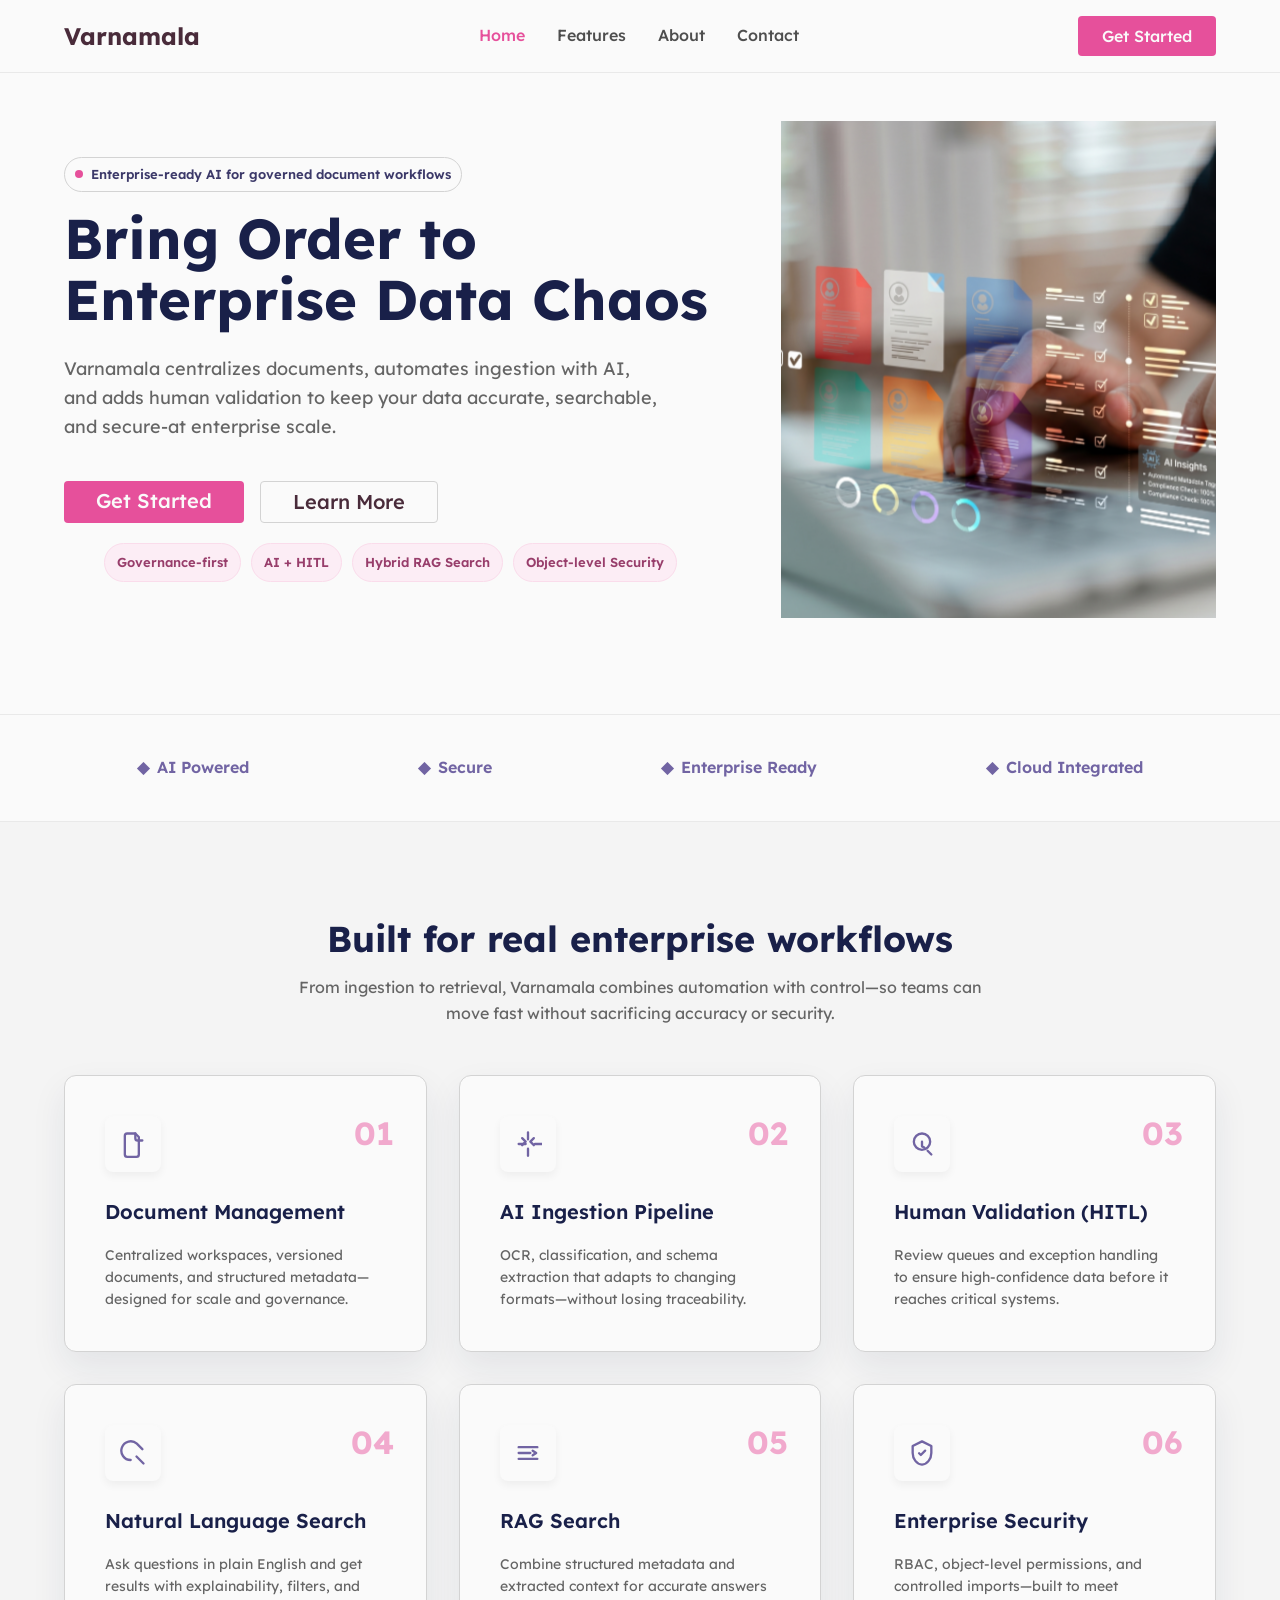
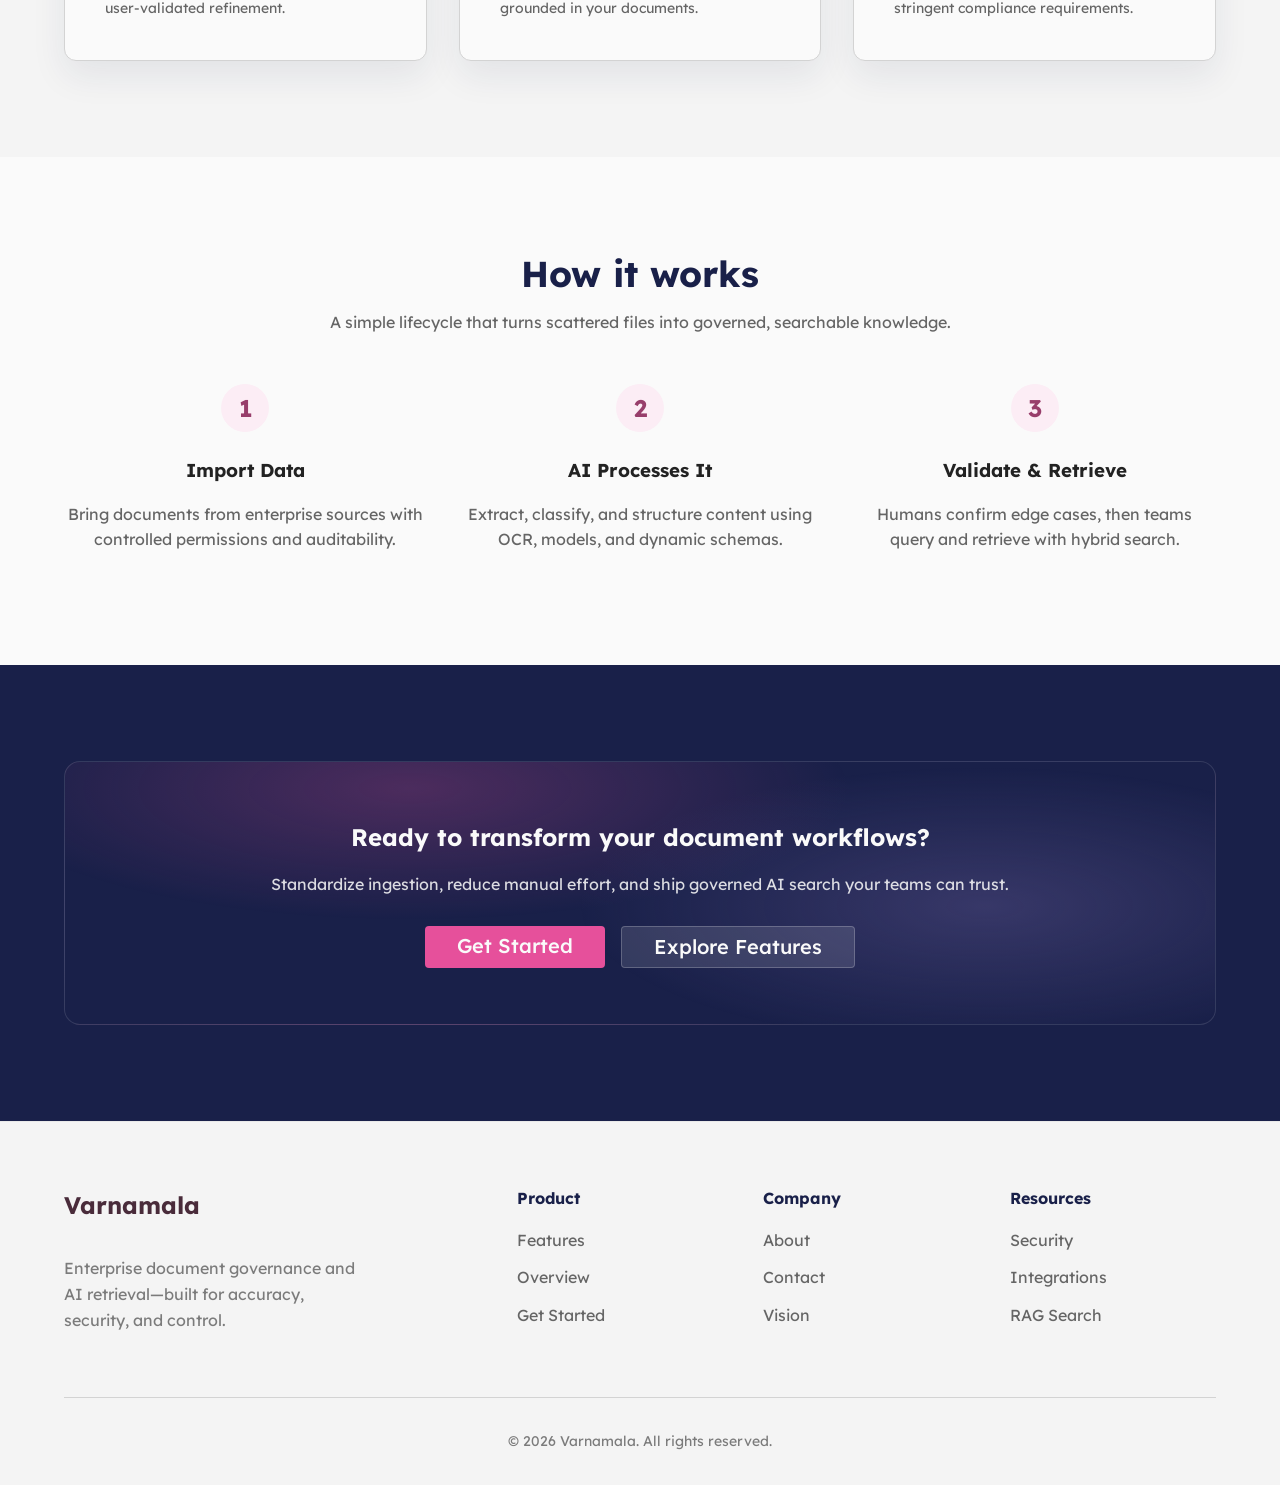
<file: index.html>
<!doctype html>
<html lang="en">
  <head>
    <meta charset="utf-8" />
    <meta name="viewport" content="width=device-width, initial-scale=1" />
    <meta
      name="description"
      content="Varnamala brings order to enterprise data chaos with secure document management, AI ingestion, human validation, and hybrid RAG search."
    />
    <title>Varnamala | Bring Order to Enterprise Data Chaos</title>
    <link rel="stylesheet" href="./styles.css" />
    <!-- Google tag (gtag.js) -->
    <script async src="https://www.googletagmanager.com/gtag/js?id=G-ZVV3M31Y0S"></script>
    <script async src="https://www.googletagmanager.com/gtag/js?id=G-ZVV3M31Y0S"></script>
    <script>
      window.dataLayer = window.dataLayer || [];
      function gtag(){dataLayer.push(arguments);}
      gtag('js', new Date());
      gtag('config', 'G-ZVV3M31Y0S');
    </script>
  </head>
  <body>
    <a class="skip-link" href="#main">Skip to content</a>

    <header class="navbar" role="banner">
      <div class="container">
        <a class="navbar-brand" href="./index.html" aria-label="Varnamala Home">
          Varnamala
        </a>

        <nav class="navbar-nav" aria-label="Primary">
          <a class="active" href="./index.html">Home</a>
          <a href="./features.html">Features</a>
          <a href="./about.html">About</a>
          <a href="./contact.html">Contact</a>
        </nav>

        <a class="btn btn-primary" href="./contact.html">Get Started</a>
      </div>
    </header>

    <main id="main">
      <section class="hero hero-split section-light" aria-label="Hero">
        <div class="container">
          <div class="hero-content">
            <div class="mb-4">
              <span class="eyebrow">
                <span class="eyebrow-dot" aria-hidden="true"></span>
                Enterprise-ready AI for governed document workflows
              </span>
            </div>

            <h1>Bring Order to Enterprise Data Chaos</h1>
            <p>
              Varnamala centralizes documents, automates ingestion with AI, and
              adds human validation to keep your data accurate, searchable, and
              secure-at enterprise scale.
            </p>

            <div class="button-group">
              <a class="btn btn-primary btn-lg" href="./contact.html"
                >Get Started</a
              >
              <a class="btn btn-secondary btn-lg" href="./features.html"
                >Learn More</a
              >
            </div>

            <div class="pill-row" aria-label="Product highlights">
              <span class="pill">Governance-first</span>
              <span class="pill">AI + HITL</span>
              <span class="pill">Hybrid RAG Search</span>
              <span class="pill">Object-level Security</span>
            </div>
          </div>

          <div class="hero-image" aria-hidden="true">
            <img
              src="./images/hero.png"
              alt="Varnamala Hero Image"
              loading="lazy"
            />
          </div>
        </div>
      </section>

      <section class="trust-indicators" aria-label="Trust indicators">
        <div class="container">
          <ul>
            <li>
              <span aria-hidden="true">◆</span>
              AI Powered
            </li>
            <li>
              <span aria-hidden="true">◆</span>
              Secure
            </li>
            <li>
              <span aria-hidden="true">◆</span>
              Enterprise Ready
            </li>
            <li>
              <span aria-hidden="true">◆</span>
              Cloud Integrated
            </li>
          </ul>
        </div>
      </section>

      <section class="section-gray" aria-label="Features overview">
        <div class="container">
          <div class="text-center mb-8">
            <h2 class="section-title">Built for real enterprise workflows</h2>
            <p class="section-subtitle">
              From ingestion to retrieval, Varnamala combines automation with
              control—so teams can move fast without sacrificing accuracy or
              security.
            </p>
          </div>

          <div class="grid-3">
            <article class="card card-light">
              <div class="card-number" aria-hidden="true">01</div>
              <div class="card-icon" aria-hidden="true">
                <svg viewBox="0 0 24 24" fill="none">
                  <path
                    d="M7 3h7l3 3v15a2 2 0 0 1-2 2H7a2 2 0 0 1-2-2V5a2 2 0 0 1 2-2Z"
                    stroke="currentColor"
                    stroke-width="2"
                    stroke-linejoin="round"
                  />
                  <path
                    d="M14 3v4a2 2 0 0 0 2 2h4"
                    stroke="currentColor"
                    stroke-width="2"
                    stroke-linecap="round"
                  />
                </svg>
              </div>
              <h3>Document Management</h3>
              <p>
                Centralized workspaces, versioned documents, and structured
                metadata—designed for scale and governance.
              </p>
            </article>

            <article class="card card-light">
              <div class="card-number" aria-hidden="true">02</div>
              <div class="card-icon" aria-hidden="true">
                <svg viewBox="0 0 24 24" fill="none">
                  <path
                    d="M12 2v6m0 8v6M4 12h6m8 0h6"
                    stroke="currentColor"
                    stroke-width="2"
                    stroke-linecap="round"
                  />
                  <path
                    d="M7 7l3 3-3 3m10-6-3 3 3 3"
                    stroke="currentColor"
                    stroke-width="2"
                    stroke-linecap="round"
                    stroke-linejoin="round"
                  />
                </svg>
              </div>
              <h3>AI Ingestion Pipeline</h3>
              <p>
                OCR, classification, and schema extraction that adapts to
                changing formats—without losing traceability.
              </p>
            </article>

            <article class="card card-light">
              <div class="card-number" aria-hidden="true">03</div>
              <div class="card-icon" aria-hidden="true">
                <svg viewBox="0 0 24 24" fill="none">
                  <path
                    d="M12 3a7 7 0 1 0 0 14 7 7 0 0 0 0-14Z"
                    stroke="currentColor"
                    stroke-width="2"
                  />
                  <path
                    d="M12 10v4l2 1"
                    stroke="currentColor"
                    stroke-width="2"
                    stroke-linecap="round"
                    stroke-linejoin="round"
                  />
                  <path
                    d="M20 21l-3.2-3.2"
                    stroke="currentColor"
                    stroke-width="2"
                    stroke-linecap="round"
                  />
                </svg>
              </div>
              <h3>Human Validation (HITL)</h3>
              <p>
                Review queues and exception handling to ensure high-confidence
                data before it reaches critical systems.
              </p>
            </article>

            <article class="card card-light">
              <div class="card-number" aria-hidden="true">04</div>
              <div class="card-icon" aria-hidden="true">
                <svg viewBox="0 0 24 24" fill="none">
                  <path
                    d="M10 18a8 8 0 1 1 5.3-14l4.7 4.7"
                    stroke="currentColor"
                    stroke-width="2"
                    stroke-linecap="round"
                  />
                  <path
                    d="M21 21l-6-6"
                    stroke="currentColor"
                    stroke-width="2"
                    stroke-linecap="round"
                  />
                </svg>
              </div>
              <h3>Natural Language Search</h3>
              <p>
                Ask questions in plain English and get results with
                explainability, filters, and user-validated refinement.
              </p>
            </article>

            <article class="card card-light">
              <div class="card-number" aria-hidden="true">05</div>
              <div class="card-icon" aria-hidden="true">
                <svg viewBox="0 0 24 24" fill="none">
                  <path
                    d="M4 7h16M4 12h10M4 17h16"
                    stroke="currentColor"
                    stroke-width="2"
                    stroke-linecap="round"
                  />
                  <path
                    d="M16 10l3 2-3 2"
                    stroke="currentColor"
                    stroke-width="2"
                    stroke-linecap="round"
                    stroke-linejoin="round"
                  />
                </svg>
              </div>
              <h3>RAG Search</h3>
              <p>
                Combine structured metadata and extracted context for accurate
                answers grounded in your documents.
              </p>
            </article>

            <article class="card card-light">
              <div class="card-number" aria-hidden="true">06</div>
              <div class="card-icon" aria-hidden="true">
                <svg viewBox="0 0 24 24" fill="none">
                  <path
                    d="M12 2 4 6v6c0 5 3.5 9.7 8 10 4.5-.3 8-5 8-10V6l-8-4Z"
                    stroke="currentColor"
                    stroke-width="2"
                    stroke-linejoin="round"
                  />
                  <path
                    d="M9.5 12.2 11 13.7l3.7-3.7"
                    stroke="currentColor"
                    stroke-width="2"
                    stroke-linecap="round"
                    stroke-linejoin="round"
                  />
                </svg>
              </div>
              <h3>Enterprise Security</h3>
              <p>
                RBAC, object-level permissions, and controlled imports—built to
                meet stringent compliance requirements.
              </p>
            </article>
          </div>
        </div>
      </section>

      <section class="section-light" aria-label="How it works">
        <div class="container">
          <div class="text-center mb-8">
            <h2 class="section-title">How it works</h2>
            <p class="section-subtitle">
              A simple lifecycle that turns scattered files into governed,
              searchable knowledge.
            </p>
          </div>

          <div class="how-it-works-flex">
            <div class="step">
              <div class="step-number">1</div>
              <h3 class="mb-2">Import Data</h3>
              <p class="muted">
                Bring documents from enterprise sources with controlled
                permissions and auditability.
              </p>
            </div>
            <div class="step">
              <div class="step-number">2</div>
              <h3 class="mb-2">AI Processes It</h3>
              <p class="muted">
                Extract, classify, and structure content using OCR, models, and
                dynamic schemas.
              </p>
            </div>
            <div class="step">
              <div class="step-number">3</div>
              <h3 class="mb-2">Validate &amp; Retrieve</h3>
              <p class="muted">
                Humans confirm edge cases, then teams query and retrieve with
                hybrid search.
              </p>
            </div>
          </div>
        </div>
      </section>

      <section class="section-dark" aria-label="Call to action">
        <div class="container">
          <div class="cta-panel text-center">
            <h2 class="mb-4">Ready to transform your document workflows?</h2>
            <p>
              Standardize ingestion, reduce manual effort, and ship governed AI
              search your teams can trust.
            </p>
            <div class="button-group">
              <a class="btn btn-primary btn-lg" href="./contact.html"
                >Get Started</a
              >
              <a class="btn btn-inverted btn-lg" href="./features.html"
                >Explore Features</a
              >
            </div>
          </div>
        </div>
      </section>
    </main>

    <footer role="contentinfo">
      <div class="container">
        <div class="footer-grid">
          <div class="footer-brand">
            <div class="footer-brand-title">
              <h2>Varnamala</h2>
            </div>
            <p>
              Enterprise document governance and AI retrieval—built for accuracy,
              security, and control.
            </p>
          </div>

          <div class="footer-links">
            <h4>Product</h4>
            <ul>
              <li><a href="./features.html">Features</a></li>
              <li><a href="./index.html#main">Overview</a></li>
              <li><a href="./contact.html">Get Started</a></li>
            </ul>
          </div>

          <div class="footer-links">
            <h4>Company</h4>
            <ul>
              <li><a href="./about.html">About</a></li>
              <li><a href="./contact.html">Contact</a></li>
              <li><a href="./about.html#vision">Vision</a></li>
            </ul>
          </div>

          <div class="footer-links">
            <h4>Resources</h4>
            <ul>
              <li><a href="./features.html#security">Security</a></li>
              <li><a href="./features.html#integrations">Integrations</a></li>
              <li><a href="./features.html#rag">RAG Search</a></li>
            </ul>
          </div>
        </div>

        <div class="footer-bottom">
          © <span>2026</span> Varnamala. All rights reserved.
        </div>
      </div>
    </footer>
  </body>
</html>
</file>
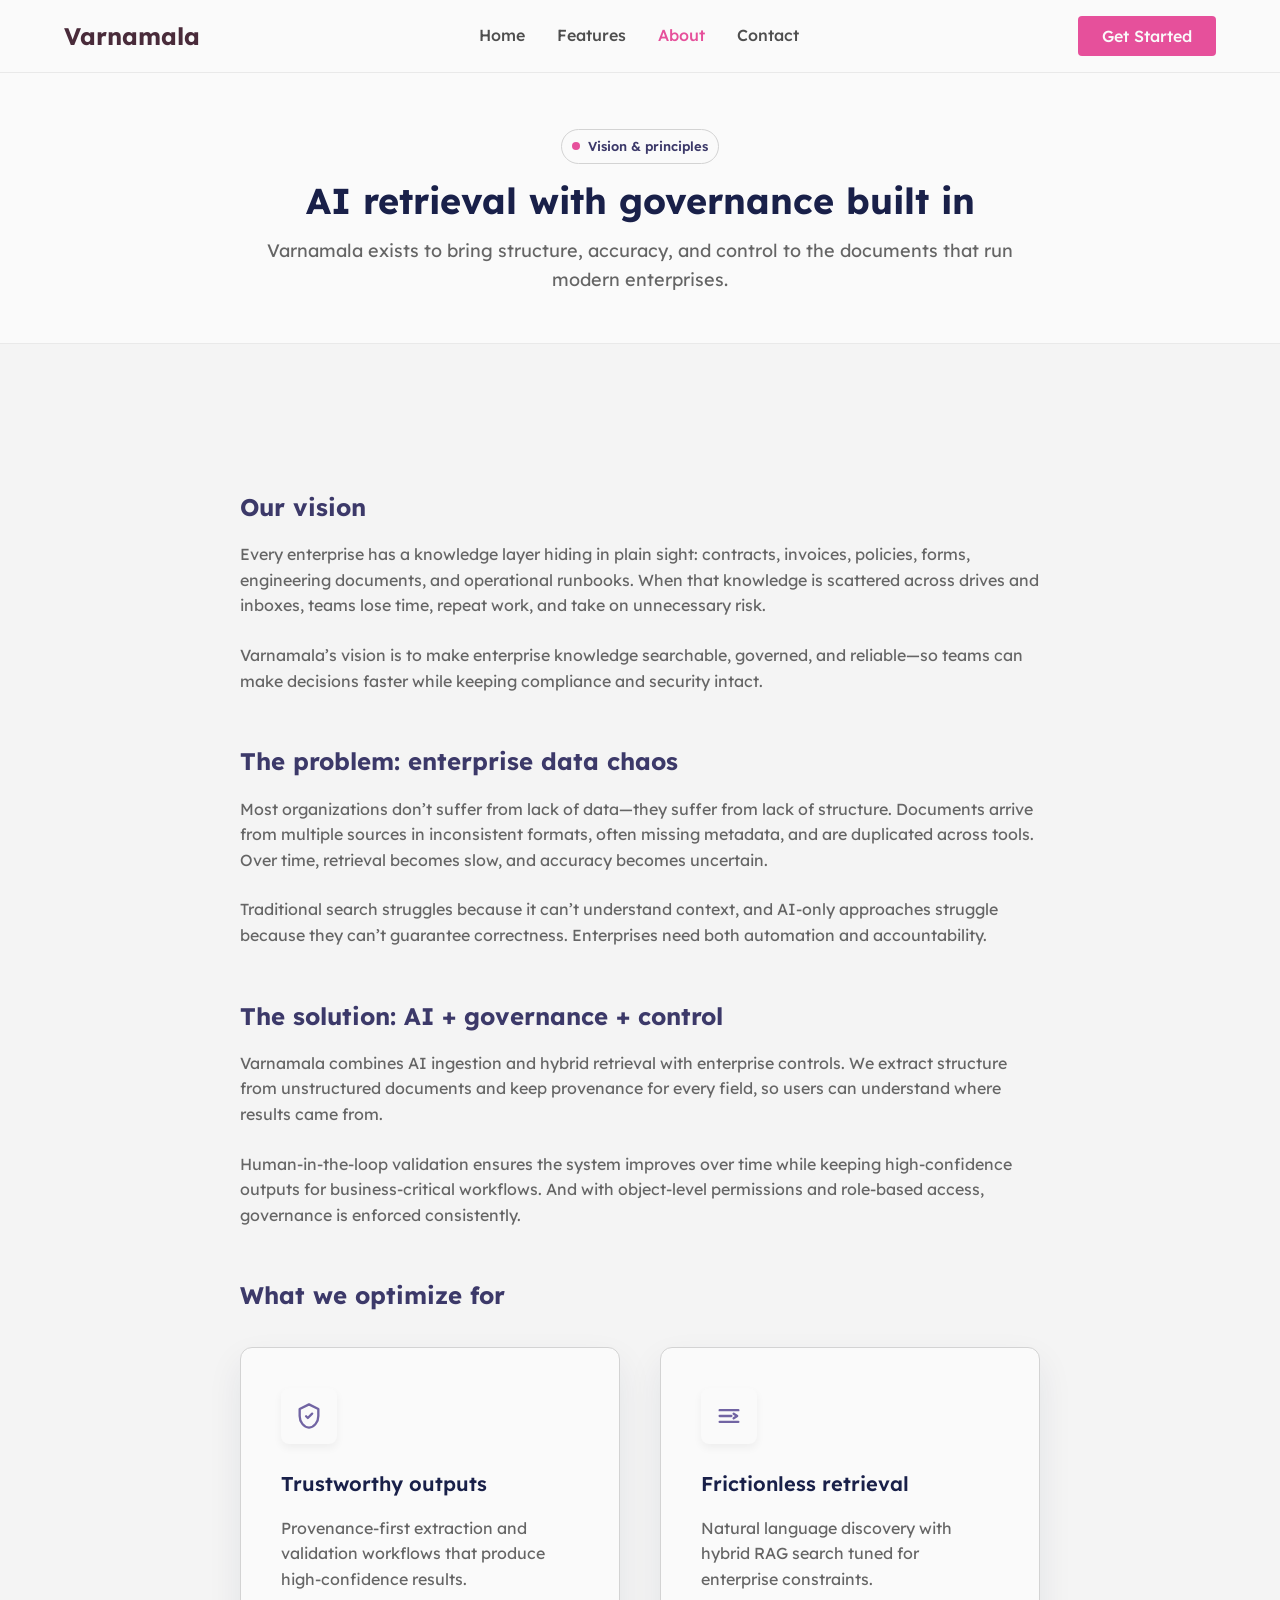
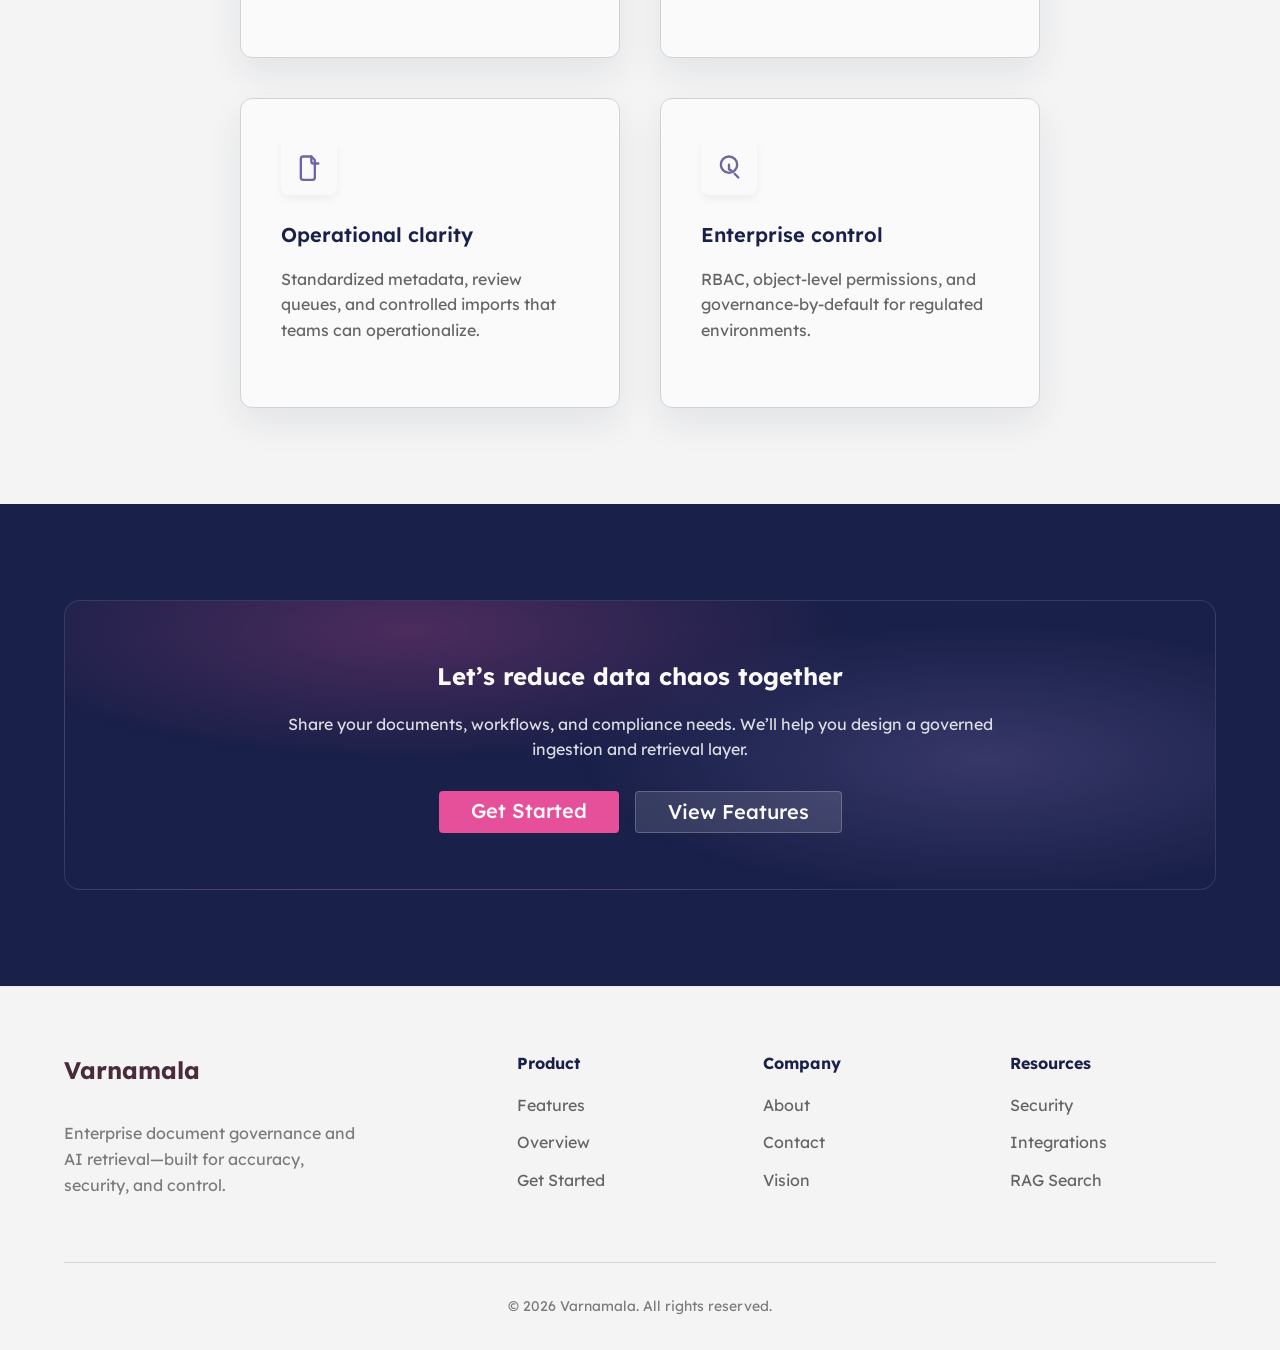
<file: about.html>
<!doctype html>
<html lang="en">
  <head>
    <meta charset="utf-8" />
    <meta name="viewport" content="width=device-width, initial-scale=1" />
    <meta
      name="description"
      content="About Varnamala: our vision to reduce enterprise data chaos with AI, governance, and control."
    />
    <title>Varnamala | About</title>
    <link rel="stylesheet" href="./styles.css" />
  </head>
  <body>
    <a class="skip-link" href="#main">Skip to content</a>

    <header class="navbar" role="banner">
      <div class="container">
        <a class="navbar-brand" href="./index.html" aria-label="Varnamala Home">
          Varnamala
        </a>

        <nav class="navbar-nav" aria-label="Primary">
          <a href="./index.html">Home</a>
          <a href="./features.html">Features</a>
          <a class="active" href="./about.html">About</a>
          <a href="./contact.html">Contact</a>
        </nav>

        <a class="btn btn-primary" href="./contact.html">Get Started</a>
      </div>
    </header>

    <main id="main">
      <section class="page-hero section-light" aria-label="About hero">
        <div class="container text-center">
          <div class="mb-4">
            <span class="eyebrow">
              <span class="eyebrow-dot" aria-hidden="true"></span>
              Vision &amp; principles
            </span>
          </div>
          <h1 class="section-title">AI retrieval with governance built in</h1>
          <p>
            Varnamala exists to bring structure, accuracy, and control to the
            documents that run modern enterprises.
          </p>
        </div>
      </section>

      <section class="section-gray" aria-label="About content">
        <div class="container">
          <div class="content-box">
            <h2 id="vision">Our vision</h2>
            <p>
              Every enterprise has a knowledge layer hiding in plain sight:
              contracts, invoices, policies, forms, engineering documents, and
              operational runbooks. When that knowledge is scattered across
              drives and inboxes, teams lose time, repeat work, and take on
              unnecessary risk.
            </p>
            <p>
              Varnamala’s vision is to make enterprise knowledge searchable,
              governed, and reliable—so teams can make decisions faster while
              keeping compliance and security intact.
            </p>

            <h2>The problem: enterprise data chaos</h2>
            <p>
              Most organizations don’t suffer from lack of data—they suffer from
              lack of structure. Documents arrive from multiple sources in
              inconsistent formats, often missing metadata, and are duplicated
              across tools. Over time, retrieval becomes slow, and accuracy
              becomes uncertain.
            </p>
            <p>
              Traditional search struggles because it can’t understand context,
              and AI-only approaches struggle because they can’t guarantee
              correctness. Enterprises need both automation and accountability.
            </p>

            <h2>The solution: AI + governance + control</h2>
            <p>
              Varnamala combines AI ingestion and hybrid retrieval with
              enterprise controls. We extract structure from unstructured
              documents and keep provenance for every field, so users can
              understand where results came from.
            </p>
            <p>
              Human-in-the-loop validation ensures the system improves over time
              while keeping high-confidence outputs for business-critical
              workflows. And with object-level permissions and role-based
              access, governance is enforced consistently.
            </p>

            <h2>What we optimize for</h2>
            <div class="grid-2 mt-8">
              <article class="card card-light">
                <div class="card-icon" aria-hidden="true">
                  <svg viewBox="0 0 24 24" fill="none">
                    <path
                      d="M12 2 4 6v6c0 5 3.5 9.7 8 10 4.5-.3 8-5 8-10V6l-8-4Z"
                      stroke="currentColor"
                      stroke-width="2"
                      stroke-linejoin="round"
                    />
                    <path
                      d="M9.5 12.2 11 13.7l3.7-3.7"
                      stroke="currentColor"
                      stroke-width="2"
                      stroke-linecap="round"
                      stroke-linejoin="round"
                    />
                  </svg>
                </div>
                <h3>Trustworthy outputs</h3>
                <p>
                  Provenance-first extraction and validation workflows that
                  produce high-confidence results.
                </p>
              </article>

              <article class="card card-light">
                <div class="card-icon" aria-hidden="true">
                  <svg viewBox="0 0 24 24" fill="none">
                    <path
                      d="M4 7h16M4 12h10M4 17h16"
                      stroke="currentColor"
                      stroke-width="2"
                      stroke-linecap="round"
                    />
                    <path
                      d="M16 10l3 2-3 2"
                      stroke="currentColor"
                      stroke-width="2"
                      stroke-linecap="round"
                      stroke-linejoin="round"
                    />
                  </svg>
                </div>
                <h3>Frictionless retrieval</h3>
                <p>
                  Natural language discovery with hybrid RAG search tuned for
                  enterprise constraints.
                </p>
              </article>

              <article class="card card-light">
                <div class="card-icon" aria-hidden="true">
                  <svg viewBox="0 0 24 24" fill="none">
                    <path
                      d="M7 3h7l3 3v15a2 2 0 0 1-2 2H7a2 2 0 0 1-2-2V5a2 2 0 0 1 2-2Z"
                      stroke="currentColor"
                      stroke-width="2"
                      stroke-linejoin="round"
                    />
                    <path
                      d="M14 3v4a2 2 0 0 0 2 2h4"
                      stroke="currentColor"
                      stroke-width="2"
                      stroke-linecap="round"
                    />
                  </svg>
                </div>
                <h3>Operational clarity</h3>
                <p>
                  Standardized metadata, review queues, and controlled imports
                  that teams can operationalize.
                </p>
              </article>

              <article class="card card-light">
                <div class="card-icon" aria-hidden="true">
                  <svg viewBox="0 0 24 24" fill="none">
                    <path
                      d="M12 3a7 7 0 1 0 0 14 7 7 0 0 0 0-14Z"
                      stroke="currentColor"
                      stroke-width="2"
                    />
                    <path
                      d="M12 10v4l2 1"
                      stroke="currentColor"
                      stroke-width="2"
                      stroke-linecap="round"
                      stroke-linejoin="round"
                    />
                    <path
                      d="M20 21l-3.2-3.2"
                      stroke="currentColor"
                      stroke-width="2"
                      stroke-linecap="round"
                    />
                  </svg>
                </div>
                <h3>Enterprise control</h3>
                <p>
                  RBAC, object-level permissions, and governance-by-default for
                  regulated environments.
                </p>
              </article>
            </div>
          </div>
        </div>
      </section>

      <section class="section-dark" aria-label="Call to action">
        <div class="container">
          <div class="cta-panel text-center">
            <h2 class="mb-4">Let’s reduce data chaos together</h2>
            <p>
              Share your documents, workflows, and compliance needs. We’ll help
              you design a governed ingestion and retrieval layer.
            </p>
            <div class="button-group">
              <a class="btn btn-primary btn-lg" href="./contact.html"
                >Get Started</a
              >
              <a class="btn btn-inverted btn-lg" href="./features.html"
                >View Features</a
              >
            </div>
          </div>
        </div>
      </section>
    </main>

    <footer role="contentinfo">
      <div class="container">
        <div class="footer-grid">
          <div class="footer-brand">
            <div class="footer-brand-title">
              <h2>Varnamala</h2>
            </div>
            <p>
              Enterprise document governance and AI retrieval—built for accuracy,
              security, and control.
            </p>
          </div>

          <div class="footer-links">
            <h4>Product</h4>
            <ul>
              <li><a href="./features.html">Features</a></li>
              <li><a href="./index.html#main">Overview</a></li>
              <li><a href="./contact.html">Get Started</a></li>
            </ul>
          </div>

          <div class="footer-links">
            <h4>Company</h4>
            <ul>
              <li><a href="./about.html">About</a></li>
              <li><a href="./contact.html">Contact</a></li>
              <li><a href="#vision">Vision</a></li>
            </ul>
          </div>

          <div class="footer-links">
            <h4>Resources</h4>
            <ul>
              <li><a href="./features.html#security">Security</a></li>
              <li><a href="./features.html#integrations">Integrations</a></li>
              <li><a href="./features.html#rag">RAG Search</a></li>
            </ul>
          </div>
        </div>

        <div class="footer-bottom">
          © <span>2026</span> Varnamala. All rights reserved.
        </div>
      </div>
    </footer>
  </body>
</html>
</file>
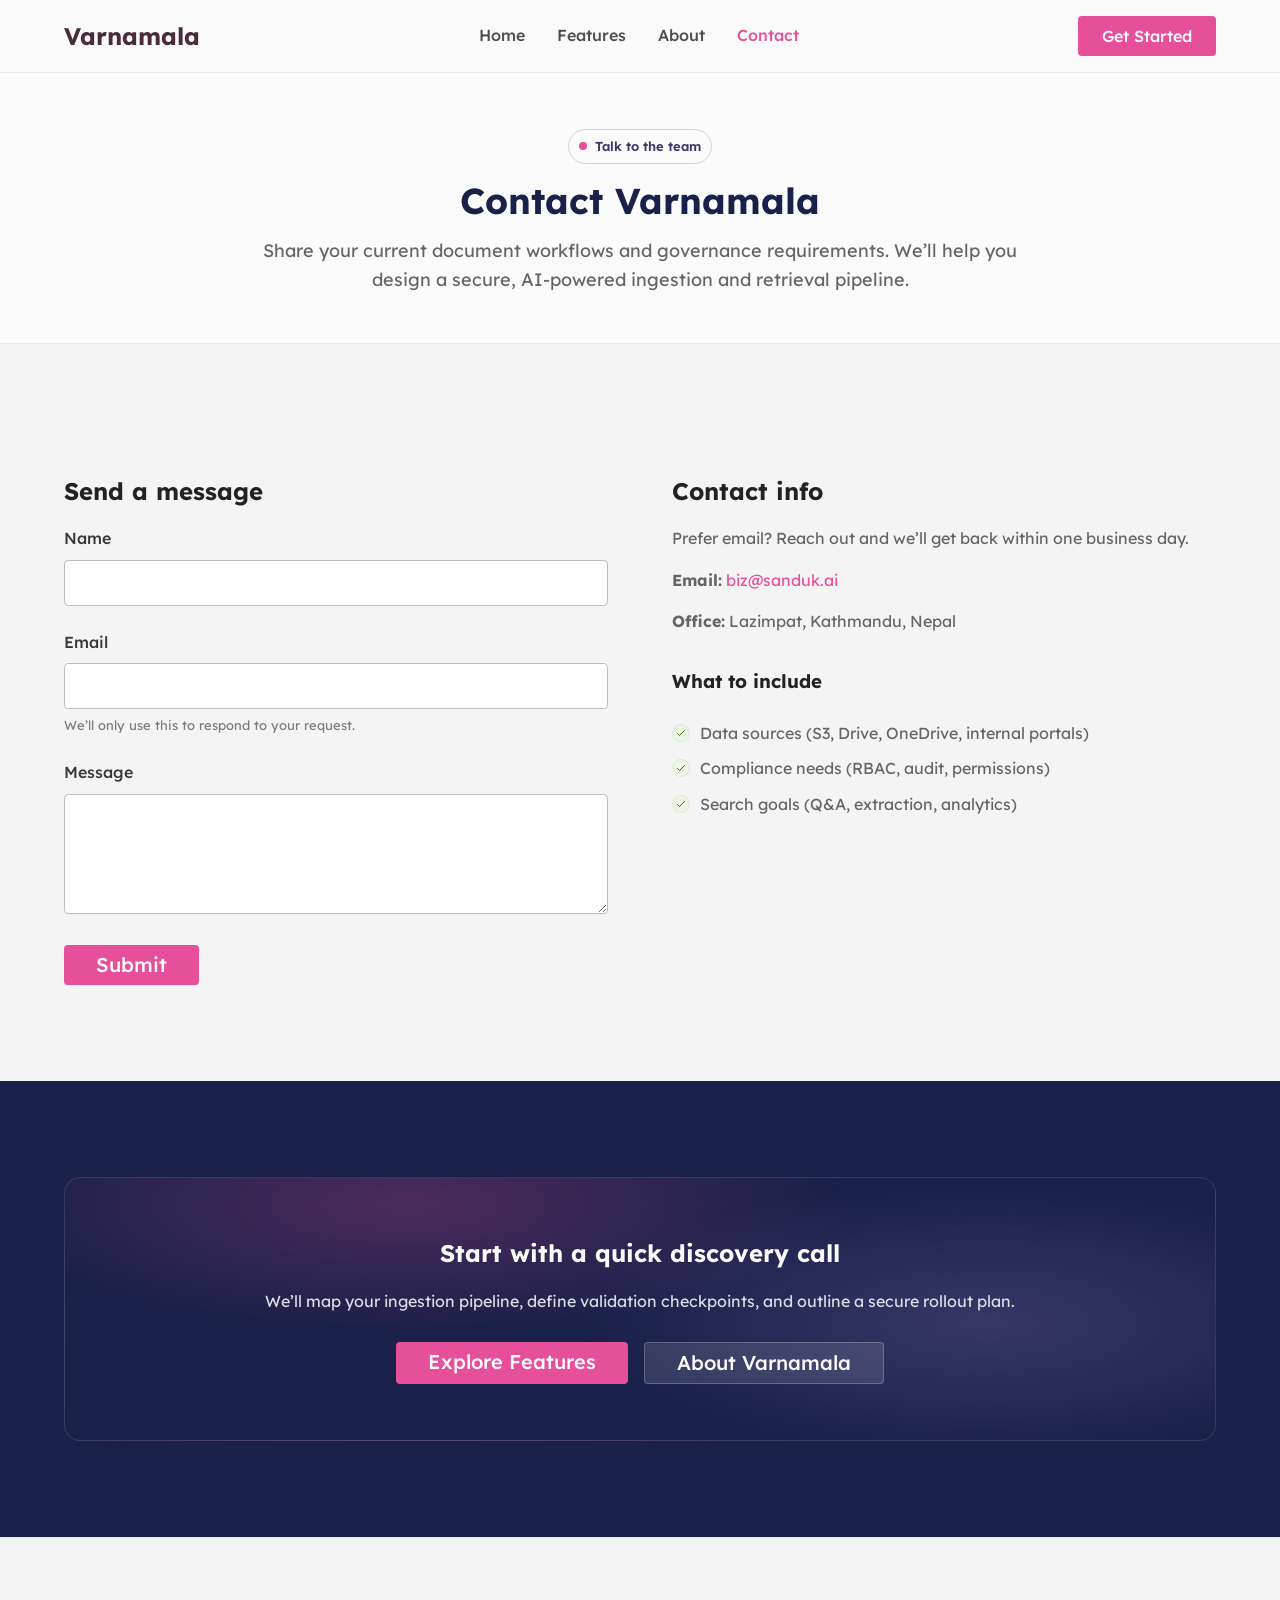
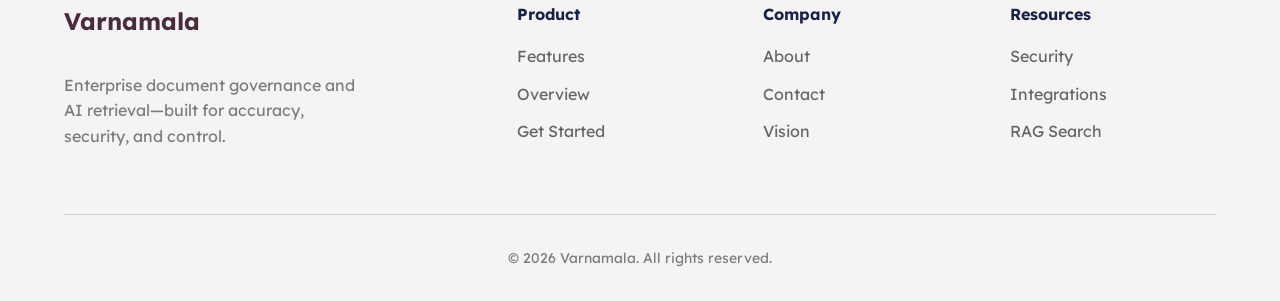
<file: contact.html>
<!doctype html>
<html lang="en">
  <head>
    <meta charset="utf-8" />
    <meta name="viewport" content="width=device-width, initial-scale=1" />
    <meta
      name="description"
      content="Contact Varnamala to discuss enterprise document governance, AI ingestion pipelines, and hybrid RAG search."
    />
    <title>Varnamala | Contact</title>
    <link rel="stylesheet" href="./styles.css" />
  </head>
  <body>
    <a class="skip-link" href="#main">Skip to content</a>

    <header class="navbar" role="banner">
      <div class="container">
        <a class="navbar-brand" href="./index.html" aria-label="Varnamala Home">
          Varnamala
        </a>

        <nav class="navbar-nav" aria-label="Primary">
          <a href="./index.html">Home</a>
          <a href="./features.html">Features</a>
          <a href="./about.html">About</a>
          <a class="active" href="./contact.html">Contact</a>
        </nav>

        <a class="btn btn-primary" href="./contact.html">Get Started</a>
      </div>
    </header>

    <main id="main">
      <section class="page-hero section-light" aria-label="Contact hero">
        <div class="container text-center">
          <div class="mb-4">
            <span class="eyebrow">
              <span class="eyebrow-dot" aria-hidden="true"></span>
              Talk to the team
            </span>
          </div>
          <h1 class="section-title">Contact Varnamala</h1>
          <p>
            Share your current document workflows and governance requirements.
            We’ll help you design a secure, AI-powered ingestion and retrieval
            pipeline.
          </p>
        </div>
      </section>

      <section class="section-gray" aria-label="Contact form">
        <div class="container">
          <div class="contact-container">
            <div>
              <h2 class="mb-4">Send a message</h2>
              <form action="#" method="post">
                <div class="form-group">
                  <label class="form-label" for="name">Name</label>
                  <input
                    class="form-control"
                    id="name"
                    name="name"
                    type="text"
                    autocomplete="name"
                    required
                  />
                </div>

                <div class="form-group">
                  <label class="form-label" for="email">Email</label>
                  <input
                    class="form-control"
                    id="email"
                    name="email"
                    type="email"
                    autocomplete="email"
                    required
                  />
                  <div class="field-hint">
                    We’ll only use this to respond to your request.
                  </div>
                </div>

                <div class="form-group">
                  <label class="form-label" for="message">Message</label>
                  <textarea
                    class="form-control"
                    id="message"
                    name="message"
                    required
                  ></textarea>
                </div>

                <button class="btn btn-primary btn-lg" type="submit">
                  Submit
                </button>
              </form>
            </div>

            <aside class="contact-info" aria-label="Contact information">
              <h2 class="mb-4">Contact info</h2>
              <p>
                Prefer email? Reach out and we’ll get back within one business
                day.
              </p>
              <p>
                <strong>Email:</strong>
                <a href="mailto:biz@sanduk.ai">biz@sanduk.ai</a>
              </p>
              <p>
                <strong>Office:</strong> Lazimpat, Kathmandu, Nepal
              </p>

              <div class="mt-8">
                <h3 class="mb-2">What to include</h3>
                <ul class="checklist">
                  <li>
                    <span class="check" aria-hidden="true">
                      <svg viewBox="0 0 24 24" fill="none">
                        <path
                          d="M5 13l4 4L19 7"
                          stroke="currentColor"
                          stroke-width="2"
                          stroke-linecap="round"
                          stroke-linejoin="round"
                        />
                      </svg>
                    </span>
                    Data sources (S3, Drive, OneDrive, internal portals)
                  </li>
                  <li>
                    <span class="check" aria-hidden="true">
                      <svg viewBox="0 0 24 24" fill="none">
                        <path
                          d="M5 13l4 4L19 7"
                          stroke="currentColor"
                          stroke-width="2"
                          stroke-linecap="round"
                          stroke-linejoin="round"
                        />
                      </svg>
                    </span>
                    Compliance needs (RBAC, audit, permissions)
                  </li>
                  <li>
                    <span class="check" aria-hidden="true">
                      <svg viewBox="0 0 24 24" fill="none">
                        <path
                          d="M5 13l4 4L19 7"
                          stroke="currentColor"
                          stroke-width="2"
                          stroke-linecap="round"
                          stroke-linejoin="round"
                        />
                      </svg>
                    </span>
                    Search goals (Q&amp;A, extraction, analytics)
                  </li>
                </ul>
              </div>
            </aside>
          </div>
        </div>
      </section>

      <section class="section-dark" aria-label="Call to action">
        <div class="container">
          <div class="cta-panel text-center">
            <h2 class="mb-4">Start with a quick discovery call</h2>
            <p>
              We’ll map your ingestion pipeline, define validation checkpoints,
              and outline a secure rollout plan.
            </p>
            <div class="button-group">
              <a class="btn btn-primary btn-lg" href="./features.html"
                >Explore Features</a
              >
              <a class="btn btn-inverted btn-lg" href="./about.html"
                >About Varnamala</a
              >
            </div>
          </div>
        </div>
      </section>
    </main>

    <footer role="contentinfo">
      <div class="container">
        <div class="footer-grid">
          <div class="footer-brand">
            <div class="footer-brand-title">
              <h2>Varnamala</h2>
            </div>
            <p>
              Enterprise document governance and AI retrieval—built for accuracy,
              security, and control.
            </p>
          </div>

          <div class="footer-links">
            <h4>Product</h4>
            <ul>
              <li><a href="./features.html">Features</a></li>
              <li><a href="./index.html#main">Overview</a></li>
              <li><a href="./contact.html">Get Started</a></li>
            </ul>
          </div>

          <div class="footer-links">
            <h4>Company</h4>
            <ul>
              <li><a href="./about.html">About</a></li>
              <li><a href="./contact.html">Contact</a></li>
              <li><a href="./about.html#vision">Vision</a></li>
            </ul>
          </div>

          <div class="footer-links">
            <h4>Resources</h4>
            <ul>
              <li><a href="./features.html#security">Security</a></li>
              <li><a href="./features.html#integrations">Integrations</a></li>
              <li><a href="./features.html#rag">RAG Search</a></li>
            </ul>
          </div>
        </div>

        <div class="footer-bottom">
          © <span>2026</span> Varnamala. All rights reserved.
        </div>
      </div>
    </footer>
  </body>
</html>
</file>
<file: styles.css>
@import url('https://fonts.googleapis.com/css2?family=Lexend+Deca:wght@300;400;500;600;700&display=swap');

:root {
  /* Surface Colors */
  --surface-10: #FAFAFA;
  --surface-25: #F4F4F4;
  --surface-50: #E9E9E9;
  --surface-100: #D3D3D3;
  --surface-200: #BDBDBD;
  --surface-300: #A7A7A7;
  --surface-400: #919191;
  --surface-500: #7B7B7B;
  --surface-600: #656565;
  --surface-700: #4E4E4E;
  --surface-800: #383838;
  --surface-900: #222222;

  /* Primary Colors (Magenta/Pink) */
  --primary-50: #FCEDF5;
  --primary-100: #FADCEB;
  --primary-300: #F096C3;
  --primary-500: #E6509B;
  --primary-700: #983E6B;
  --primary-900: #492B3A;

  /* Secondary Colors (Purple/Blue) */
  --secondary-50: #F5F3F8;
  --secondary-100: #DBD8E8;
  --secondary-300: #8D83B5;
  --secondary-500: #7164A3;
  --secondary-700: #3C3969;
  --secondary-900: #192049;

  /* Error Colors */
  --error-50: #FFEAF0;
  --error-100: #FFD5E1;
  --error-300: #FF729C;
  --error-500: #FF155A;
  --error-700: #A7294E;
  --error-900: #4E2431;

  /* Success Colors */
  --success-50: #EDF5E6;
  --success-100: #DAEBCD;
  --success-300: #91C36A;
  --success-500: #489B06;
  --success-700: #396B11;
  --success-900: #2A3A1C;

  /* Warning Colors */
  --warning-50: #FBF5E5;
  --warning-100: #F6EACC;
  --warning-300: #E3C166;
  --warning-500: #D09800;
  --warning-700: #8A690E;
  --warning-900: #453A1B;

  /* Typography */
  --font-heading: "Lexend Deca", sans-serif;
  --font-body: "Lexend Deca", sans-serif;

  --base-transition: all 0.3s cubic-bezier(0.4, 0, 0.2, 1);
}

body {
  font-family: var(--font-body);
  background-color: var(--surface-10);
  color: var(--surface-900);
  margin: 0;
  padding: 0;
  line-height: 1.6;
}

h1,
h2,
h3,
h4,
h5,
h6 {
  font-family: var(--font-heading);
  margin-top: 0;
  color: var(--surface-900);
}

a {
  text-decoration: none;
  color: var(--primary-500);
  transition: var(--base-transition);
}

a:hover {
  color: var(--primary-700);
}

/* Container */
.container {
  max-width: 1200px;
  margin: 0 auto;
  padding: 0 24px;
}

/* Navbar */
.navbar {
  background: rgba(250, 250, 250, 0.9);
  backdrop-filter: blur(10px);
  position: sticky;
  top: 0;
  z-index: 1000;
  border-bottom: 1px solid var(--surface-50);
  padding: 16px 0;
}

.navbar .container {
  display: flex;
  justify-content: space-between;
  align-items: center;
}

.navbar-brand {
  display: flex;
  align-items: center;
  gap: 8px;
  font-size: 24px;
  font-weight: 700;
  color: var(--primary-900);
}

.navbar-brand img {
  height: 40px;
  width: auto;
}

.navbar-nav {
  display: flex;
  gap: 32px;
  align-items: center;
}

.navbar-nav a {
  color: var(--surface-700);
  font-weight: 500;
}

.navbar-nav a:hover,
.navbar-nav a.active {
  color: var(--primary-500);
}

/* Button System */
.btn {
  display: inline-block;
  padding: 0.625rem 1.5rem;
  font-family: var(--font-heading);
  font-weight: 500;
  text-decoration: none;
  border-radius: 4px;
  transition: var(--base-transition);
  cursor: pointer;
  border: none;
  text-align: center;
  font-size: 16px;
  line-height: 20px;
  height: 40px;
  box-sizing: border-box;
}

.btn-primary {
  background: var(--primary-500);
  color: var(--surface-10);
  border: none;
}

.btn-primary:hover {
  background: var(--primary-300);
  color: var(--surface-10);
  transform: translateY(-2px);
  box-shadow: 0 4px 12px rgba(230, 80, 155, 0.3);
}

.btn-primary:active {
  background: var(--primary-700);
  color: var(--surface-10);
}

.btn-primary:focus {
  background: var(--primary-500);
  color: var(--surface-10);
  outline: 2px solid var(--primary-300);
  outline-offset: 2px;
}

.btn-primary:disabled {
  background: var(--surface-25);
  color: var(--surface-300);
  cursor: not-allowed;
  transform: none;
}

.btn-secondary {
  background: var(--surface-10);
  color: var(--primary-900);
  border: 1px solid var(--surface-100);
}

.btn-secondary:hover {
  background: var(--surface-10);
  color: var(--primary-500);
  border-color: var(--primary-500);
  transform: translateY(-2px);
}

.btn-secondary:active {
  background: var(--surface-10);
  color: var(--primary-700);
  border-color: var(--primary-700);
}

.btn-secondary:focus {
  background: var(--surface-10);
  color: var(--primary-500);
  border-color: var(--primary-500);
  box-shadow: 0 0 0 3px rgba(230, 80, 155, 0.1);
}

.btn-secondary:disabled {
  background: var(--surface-10);
  color: var(--surface-300);
  border-color: var(--surface-50);
  cursor: not-allowed;
  transform: none;
}

.btn-lg {
  padding: 0.625rem 2rem;
  font-size: 20px;
  line-height: 20px;
  font-weight: 500;
  height: auto;
  box-sizing: border-box;
}

/* Sections */
section {
  padding: 96px 0;
}

.section-light {
  background: var(--surface-10);
}

.section-gray {
  background: var(--surface-25);
}

.section-dark {
  background: var(--secondary-900);
  color: var(--surface-10);
}

.section-dark h1,
.section-dark h2,
.section-dark h3,
.section-dark p {
  color: var(--surface-10);
}

.hero {
  text-align: center;
  padding: 48px 0 96px;
}

.hero h1 {
  font-size: 56px;
  line-height: 1.1;
  margin-bottom: 24px;
  color: var(--secondary-900);
}

.hero p {
  font-size: 18px;
  color: var(--surface-600);
  max-width: 600px;
  margin: 0 auto 40px;
}

.button-group {
  display: flex;
  gap: 16px;
  justify-content: center;
}

.hero-split .container {
  display: flex;
  align-items: center;
  gap: 64px;
  text-align: left;
}

.hero-split .hero-content {
  flex: 1.2;
}

.hero-split .hero-content p {
  margin-left: 0;
}

.hero-split .button-group {
  justify-content: flex-start;
}

.hero-split .hero-image {
  flex: 0.8;
  display: flex;
  justify-content: flex-end;
  max-width: 480px;
  width: 100%;
  overflow: hidden;
}

.hero-split .hero-image img {
  display: block;
  width: 100%;
  max-width: 480px;
  height: auto;
  transform: perspective(1000px) rotateY(-5deg) rotateX(2deg) scale(1.1);
  transform-origin: center center;
  transition: var(--base-transition);
}

.hero-split .hero-image img:hover {
  transform: perspective(1000px) rotateY(0deg) rotateX(0deg) scale(1.06);
}

/* Trust Indicators */
.trust-indicators {
  padding: 40px 0;
  border-top: 1px solid var(--surface-50);
  border-bottom: 1px solid var(--surface-50);
  background: var(--surface-10);
}

.trust-indicators ul {
  display: flex;
  justify-content: space-around;
  list-style: none;
  padding: 0;
  margin: 0;
  flex-wrap: wrap;
  gap: 24px;
}

.trust-indicators li {
  font-weight: 600;
  color: var(--secondary-500);
  display: flex;
  align-items: center;
  gap: 8px;
}

/* Cards */
.grid-3 {
  display: grid;
  grid-template-columns: repeat(3, 1fr);
  gap: 32px;
}

.grid-2 {
  display: grid;
  grid-template-columns: repeat(2, 1fr);
  gap: 40px;
}

.card {
  position: relative;
  background: var(--surface-10);
  border: 1px solid var(--surface-100);
  border-radius: 12px;
  padding: 40px;
  transition: var(--base-transition);
  box-shadow: 0 15px 35px rgba(25, 32, 73, 0.08);
  display: flex;
  flex-direction: column;
  gap: 16px;
}

.card:hover {
  transform: translateY(-8px);
  box-shadow: 0 20px 40px rgba(0, 0, 0, 0.1);
}

.card-light {
  background: var(--surface-10);
}

.card-dark {
  background: var(--secondary-900);
  border: none;
}

.card-dark h3 {
  color: var(--surface-10) !important;
}

.card-dark p {
  color: var(--surface-300) !important;
}

.card-icon {
  width: 56px;
  height: 56px;
  background: var(--surface-10);
  border-radius: 8px;
  display: flex;
  align-items: center;
  justify-content: center;
  margin-bottom: 8px;
  box-shadow: 0 4px 8px rgba(0, 0, 0, 0.05);
}

.card-dark .card-icon {
  background: rgba(255, 255, 255, 0.1);
}

.card-icon svg {
  width: 28px;
  height: 28px;
  color: var(--secondary-500);
}

.card-dark .card-icon svg {
  color: var(--surface-10);
}

.card-number {
  position: absolute;
  top: 32px;
  right: 32px;
  font-size: 32px;
  font-weight: 700;
  color: var(--primary-300);
  opacity: 0.8;
}

.card-dark .card-number {
  color: var(--primary-500);
  opacity: 0.4;
}

.card h3 {
  color: var(--secondary-900);
  font-size: 20px;
  font-weight: 600;
  margin: 0;
}

.card p {
  color: var(--surface-600);
  font-size: 14px;
  margin: 0;
  line-height: 1.6;
}

/* How It Works */
.step {
  text-align: center;
  flex: 1;
}

.step-number {
  background: var(--primary-50);
  color: var(--primary-700);
  width: 48px;
  height: 48px;
  border-radius: 50%;
  display: flex;
  align-items: center;
  justify-content: center;
  font-size: 24px;
  font-weight: 700;
  margin: 0 auto 24px;
}

.how-it-works-flex {
  display: flex;
  gap: 32px;
  justify-content: space-between;
}

/* FAQ */
/* .faq-list {
  max-width: 800px;
  margin: 0 auto;
}
.faq-item {
  border-bottom: 1px solid var(--surface-50);
  padding: 24px 0;
}
.faq-item:last-child {
  border-bottom: none;
}
.faq-question {
  font-weight: 600;
  font-size: 18px;
  margin-bottom: 8px;
  color: var(--secondary-700);
}
.faq-answer {
  color: var(--surface-600);
} */

/* Footer */
footer {
  background: var(--surface-25);
  padding: 64px 0 32px;
  border-top: 1px solid var(--surface-50);
}

.footer-grid {
  display: grid;
  grid-template-columns: 2fr 1fr 1fr 1fr;
  gap: 40px;
  margin-bottom: 48px;
}

.footer-brand {
  display: flex;
  flex-direction: column;
}

.footer-brand-title {
  display: flex;
  align-items: center;
  gap: 8px;
  margin-bottom: 16px;
}

.footer-brand-title h2 {
  color: var(--primary-900);
  margin-bottom: 0px;
}

.footer-brand-title img {
  height: 40px;
  width: auto;
}

.footer-brand p {
  color: var(--surface-500);
  max-width: 300px;
}

.footer-links h4 {
  color: var(--secondary-900);
  margin-bottom: 16px;
}

.footer-links ul {
  list-style: none;
  padding: 0;
  margin: 0;
}

.footer-links li {
  margin-bottom: 12px;
}

.footer-links a {
  color: var(--surface-600);
}

.footer-links a:hover {
  color: var(--primary-500);
}

.footer-bottom {
  text-align: center;
  padding-top: 32px;
  border-top: 1px solid var(--surface-100);
  color: var(--surface-500);
  font-size: 14px;
}

/* Utility */
.text-center {
  text-align: center;
}

.mb-2 {
  margin-bottom: 8px;
}

.mb-4 {
  margin-bottom: 16px;
}

.mb-8 {
  margin-bottom: 32px;
}

.mt-8 {
  margin-top: 32px;
}

/* Contact Form */
.contact-container {
  display: grid;
  grid-template-columns: 1fr 1fr;
  gap: 64px;
  margin-top: 32px;
}

.form-group {
  margin-bottom: 24px;
}

.form-label {
  display: block;
  font-weight: 500;
  margin-bottom: 8px;
  color: var(--surface-800);
}

.form-control {
  width: 100%;
  padding: 12px 16px;
  border: 1px solid var(--surface-200);
  border-radius: 4px;
  font-family: var(--font-body);
  font-size: 16px;
  box-sizing: border-box;
  transition: var(--base-transition);
}

.form-control:focus {
  outline: none;
  border-color: var(--primary-500);
  box-shadow: 0 0 0 3px rgba(230, 80, 155, 0.1);
}

textarea.form-control {
  min-height: 120px;
  resize: vertical;
}

.contact-info p {
  font-size: 16px;
  color: var(--surface-600);
  margin-bottom: 16px;
}

/* Features page */
.feature-block {
  display: flex;
  align-items: center;
  gap: 64px;
  margin-bottom: 96px;
}

.feature-block:nth-child(even) {
  flex-direction: row-reverse;
}

.feature-content {
  flex: 1;
}

.feature-content h2 {
  color: var(--secondary-700);
  margin-bottom: 16px;
}

.feature-content p {
  color: var(--surface-600);
  font-size: 16px;
}

.feature-image {
  flex: 1;
  background: var(--surface-25);
  border-radius: 8px;
  border: 1px solid var(--surface-50);
  display: flex;
  overflow: hidden;
  box-shadow: 0 8px 24px rgba(0, 0, 0, 0.08);
}

.feature-image img {
  width: 100%;
  height: auto;
  display: block;
  object-fit: cover;
}

/* Content layout for About */
.content-box {
  max-width: 800px;
  margin: 0 auto;
}

.content-box h2 {
  color: var(--secondary-700);
  margin-top: 48px;
  margin-bottom: 16px;
}

.content-box p {
  color: var(--surface-600);
  font-size: 16px;
  margin-bottom: 24px;
}

/* Responsive */
@media (max-width: 900px) {
  .grid-3 {
    grid-template-columns: repeat(2, 1fr);
  }

  .contact-container {
    grid-template-columns: 1fr;
  }

  .hero-split .container,
  .feature-block,
  .feature-block:nth-child(even) {
    flex-direction: column;
    text-align: center;
    gap: 32px;
  }

  .hero-split .button-group {
    justify-content: center;
  }

  .hero-split .hero-image {
    justify-content: center;
  }

  .hero-split .hero-image {
    max-width: 100%;
    margin-inline: auto;
  }

  .hero-split .hero-image img {
    max-width: none;
    width: 100%;
    transform: scale(1.08);
  }

  .hero-split .hero-image img:hover {
    transform: scale(1.05);
  }

  .how-it-works-flex {
    flex-direction: column;
  }
}

@media (max-width: 600px) {

  .grid-3,
  .grid-2 {
    grid-template-columns: 1fr;
  }

  .navbar-nav {
    display: none;
  }

  .navbar .btn {
    display: none;
  }

  .hero h1 {
    font-size: 40px;
  }

  .footer-grid {
    grid-template-columns: 1fr;
  }

  .button-group {
    flex-direction: column;
  }
}

/* ------------------------------ */
/* Project-specific additions     */
/* ------------------------------ */

* {
  box-sizing: border-box;
}

.skip-link {
  position: absolute;
  left: -999px;
  top: auto;
  width: 1px;
  height: 1px;
  overflow: hidden;
}

.skip-link:focus {
  left: 16px;
  top: 16px;
  width: auto;
  height: auto;
  padding: 10px 12px;
  background: var(--surface-10);
  border: 1px solid var(--surface-100);
  border-radius: 8px;
  box-shadow: 0 10px 20px rgba(0, 0, 0, 0.1);
  z-index: 2000;
}

.eyebrow {
  display: inline-flex;
  align-items: center;
  gap: 8px;
  padding: 6px 10px;
  border-radius: 999px;
  border: 1px solid var(--surface-100);
  background: var(--surface-10);
  color: var(--secondary-700);
  font-weight: 600;
  font-size: 13px;
}

.eyebrow-dot {
  width: 8px;
  height: 8px;
  border-radius: 999px;
  background: var(--primary-500);
}

.page-hero {
  padding: 56px 0 48px;
  border-bottom: 1px solid var(--surface-50);
}

.page-hero p {
  max-width: 760px;
  margin: 0 auto;
  color: var(--surface-600);
  font-size: 18px;
}

.section-title {
  font-size: 36px;
  line-height: 1.15;
  margin-bottom: 16px;
  color: var(--secondary-900);
}

.section-subtitle {
  color: var(--surface-600);
  max-width: 720px;
  margin: 0 auto 48px;
}

.checklist {
  list-style: none;
  padding: 0;
  margin: 24px 0 0;
  display: grid;
  gap: 10px;
}

.checklist li {
  display: flex;
  gap: 10px;
  align-items: flex-start;
  color: var(--surface-600);
}

.check {
  flex: 0 0 auto;
  width: 18px;
  height: 18px;
  border-radius: 999px;
  background: var(--success-50);
  border: 1px solid var(--success-100);
  display: inline-flex;
  align-items: center;
  justify-content: center;
  margin-top: 3px;
}

.check svg {
  width: 12px;
  height: 12px;
  color: var(--success-700);
}

.cta-panel {
  border: 1px solid rgba(255, 255, 255, 0.12);
  border-radius: 16px;
  padding: 56px;
  background: radial-gradient(800px 240px at 30% 10%, rgba(230, 80, 155, 0.25), rgba(25, 32, 73, 0) 55%),
    radial-gradient(700px 240px at 80% 55%, rgba(113, 100, 163, 0.35), rgba(25, 32, 73, 0) 58%);
}

.cta-panel p {
  color: rgba(250, 250, 250, 0.86);
  max-width: 760px;
  margin: 12px auto 28px;
}

.cta-panel .button-group {
  justify-content: center;
}

.btn-inverted {
  background: rgba(250, 250, 250, 0.12);
  border: 1px solid rgba(250, 250, 250, 0.22);
  color: var(--surface-10);
}

.btn-inverted:hover {
  background: rgba(250, 250, 250, 0.16);
  border-color: rgba(250, 250, 250, 0.32);
  transform: translateY(-2px);
  color: var(--surface-10);
}

.btn-inverted:focus {
  outline: 2px solid rgba(250, 250, 250, 0.35);
  outline-offset: 2px;
}

.pill-row {
  display: flex;
  gap: 10px;
  flex-wrap: wrap;
  justify-content: center;
  margin-top: 20px;
}

.pill {
  padding: 8px 12px;
  border-radius: 999px;
  background: var(--primary-50);
  border: 1px solid var(--primary-100);
  color: var(--primary-700);
  font-weight: 600;
  font-size: 13px;
}

.muted {
  color: var(--surface-600);
}

.sr-only {
  position: absolute;
  width: 1px;
  height: 1px;
  padding: 0;
  margin: -1px;
  overflow: hidden;
  clip: rect(0, 0, 0, 0);
  white-space: nowrap;
  border: 0;
}

.field-hint {
  color: var(--surface-500);
  font-size: 13px;
  margin-top: 6px;
}

@media (max-width: 900px) {
  .cta-panel {
    padding: 40px;
  }
}

@media (max-width: 600px) {
  .page-hero {
    padding: 48px 0 40px;
  }

  .section-title {
    font-size: 30px;
  }

  .cta-panel {
    padding: 28px;
  }
}
</file>
